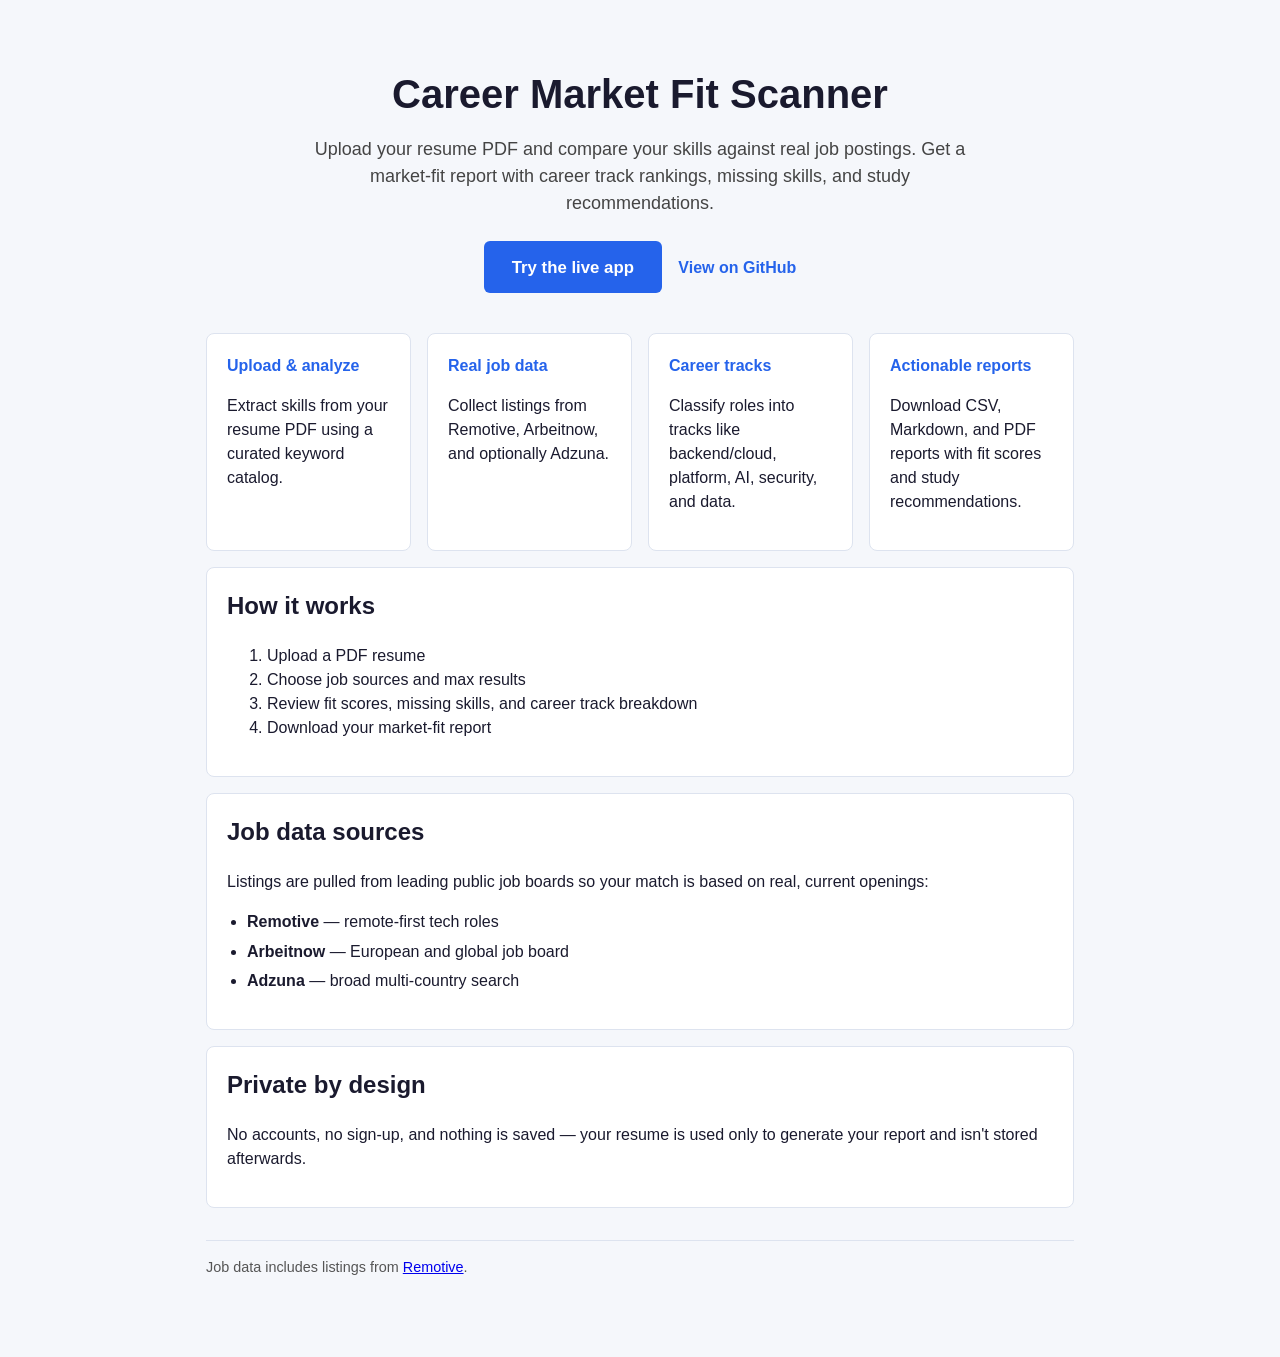
<file: docs/index.html>
<!DOCTYPE html>
<html lang="en">
<head>
  <meta charset="UTF-8">
  <meta name="viewport" content="width=device-width, initial-scale=1.0">
  <meta name="description" content="Compare your resume against real job postings from Remotive, Adzuna, and Arbeitnow. Get career track rankings, skill gaps, and study recommendations.">
  <title>Career Market Fit Scanner</title>
  <link rel="stylesheet" href="styles.css">
</head>
<body>
  <main class="container">
    <header class="hero">
      <h1>Career Market Fit Scanner</h1>
      <p class="lead">
        Upload your resume PDF and compare your skills against real job postings.
        Get a market-fit report with career track rankings, missing skills, and study recommendations.
      </p>
      <a class="cta" href="https://job-listing-comparer-production.up.railway.app/" target="_blank" rel="noopener">Try the live app</a>
      <a class="cta-secondary" href="https://github.com/gadnlino/job-listing-comparer" target="_blank" rel="noopener">View on GitHub</a>
    </header>

    <section class="cards">
      <div class="card">
        <h3>Upload &amp; analyze</h3>
        <p>Extract skills from your resume PDF using a curated keyword catalog.</p>
      </div>
      <div class="card">
        <h3>Real job data</h3>
        <p>Collect listings from Remotive, Arbeitnow, and optionally Adzuna.</p>
      </div>
      <div class="card">
        <h3>Career tracks</h3>
        <p>Classify roles into tracks like backend/cloud, platform, AI, security, and data.</p>
      </div>
      <div class="card">
        <h3>Actionable reports</h3>
        <p>Download CSV, Markdown, and PDF reports with fit scores and study recommendations.</p>
      </div>
    </section>

    <section class="card">
      <h2>How it works</h2>
      <ol>
        <li>Upload a PDF resume</li>
        <li>Choose job sources and max results</li>
        <li>Review fit scores, missing skills, and career track breakdown</li>
        <li>Download your market-fit report</li>
      </ol>
    </section>

    <section class="card">
      <h2>Job data sources</h2>
      <p>Listings are pulled from leading public job boards so your match is based on real, current openings:</p>
      <ul>
        <li><strong>Remotive</strong> — remote-first tech roles</li>
        <li><strong>Arbeitnow</strong> — European and global job board</li>
        <li><strong>Adzuna</strong> — broad multi-country search</li>
      </ul>
    </section>

    <section class="card">
      <h2>Private by design</h2>
      <p>No accounts, no sign-up, and nothing is saved — your resume is used only to generate your report and isn't stored afterwards.</p>
    </section>

    <p class="attribution">
      Job data includes listings from
      <a href="https://remotive.com" target="_blank" rel="noopener">Remotive</a>.
    </p>
  </main>
</body>
</html>
</file>
<file: docs/styles.css>
* { box-sizing: border-box; }

body {
  font-family: -apple-system, BlinkMacSystemFont, "Segoe UI", sans-serif;
  margin: 0;
  background: #f5f7fb;
  color: #1a1a2e;
  line-height: 1.5;
}

.container {
  max-width: 900px;
  margin: 0 auto;
  padding: 2rem 1rem 4rem;
}

h1, h2, h3 { margin-top: 0; }

.lead {
  color: #444;
  max-width: 65ch;
  font-size: 1.125rem;
}

.hero {
  text-align: center;
  padding: 2rem 0 2.5rem;
}

.hero h1 {
  font-size: clamp(1.75rem, 5vw, 2.5rem);
  margin-bottom: 0.75rem;
}

.hero .lead {
  margin: 0 auto 1.5rem;
}

.cta {
  display: inline-block;
  background: #2563eb;
  color: #fff;
  text-decoration: none;
  padding: 0.85rem 1.75rem;
  border-radius: 6px;
  font-weight: 600;
  font-size: 1.05rem;
}

.cta:hover { background: #1d4ed8; }

.cta-secondary {
  display: inline-block;
  margin-left: 0.75rem;
  color: #2563eb;
  text-decoration: none;
  font-weight: 600;
}

.cta-secondary:hover { text-decoration: underline; }

.card {
  background: #fff;
  border: 1px solid #dde3ef;
  border-radius: 8px;
  padding: 1.25rem;
  margin-bottom: 1rem;
}

.cards {
  display: grid;
  grid-template-columns: repeat(4, 1fr);
  gap: 1rem;
  margin-bottom: 1rem;
}

.cards .card { margin-bottom: 0; }

@media (max-width: 720px) {
  .cards { grid-template-columns: repeat(2, 1fr); }
}

@media (max-width: 420px) {
  .cards { grid-template-columns: 1fr; }
}

.card h3 {
  font-size: 1rem;
  color: #2563eb;
  margin-bottom: 0.5rem;
}

ul { padding-left: 1.25rem; }

ul li { margin-bottom: 0.35rem; }

table {
  width: 100%;
  border-collapse: collapse;
  font-size: 0.95rem;
}

th, td {
  border-bottom: 1px solid #e5e7eb;
  padding: 0.6rem 0.5rem;
  text-align: left;
}

.note {
  font-size: 0.9rem;
  color: #555;
}

.attribution {
  font-size: 0.9rem;
  color: #555;
  margin-top: 2rem;
  padding-top: 1rem;
  border-top: 1px solid #dde3ef;
}

@media (max-width: 600px) {
  .hero { padding: 1.25rem 0 2rem; }

  .cta-secondary {
    display: block;
    margin: 1rem 0 0;
  }
}
</file>
